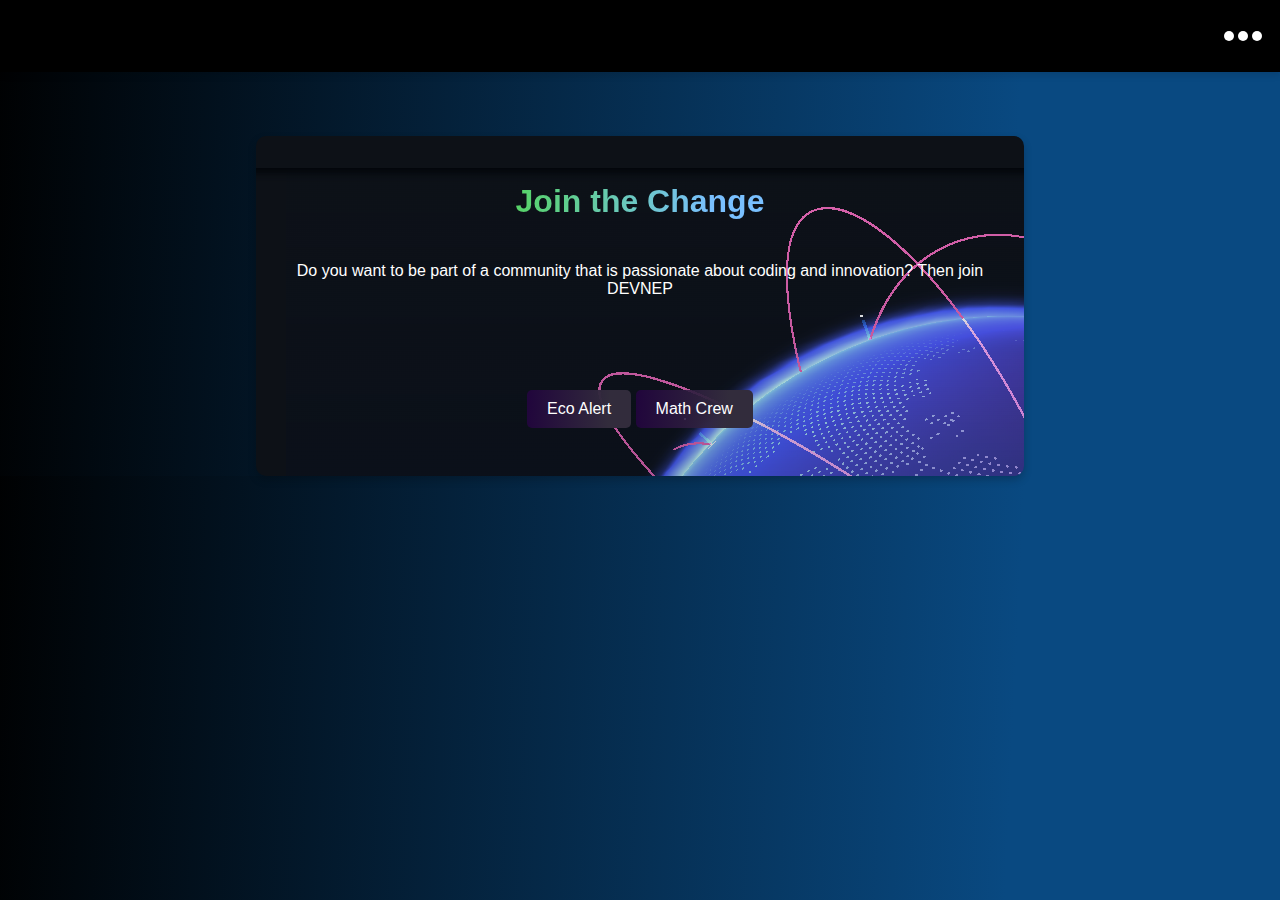
<file: index.html>
<!DOCTYPE html>
<html lang="en">
<head>
    <link rel="apple-touch-icon" sizes="180x180" href="fab/apple-touch-icon.png">
    <link rel="icon" type="image/png" sizes="32x32" href="fab/favicon-32x32.png">
    <link rel="icon" type="image/png" sizes="16x16" href="fab/favicon-16x16.png">
    <link rel="manifest" href="fab/site.webmanifest">
    <meta charset="UTF-8">
    <meta name="viewport" content="width=device-width, initial-scale=1.0">
    <title>DEVNEP - Empowering Developers</title>
    <link rel="stylesheet" href="styles.css">
    <meta name="google-adsense-account" content="ca-pub-8089167336559761">
</head>
<body>
    <!-- Header Section -->
    <header class="menu-container">
        <div class="logo-container">
            <h1 class="logo-text" id="logoText">DEVNEP</h1>
        </div>
        <div class="menu-icon" onclick="toggleMenu()">
            <div class="dot"></div>
            <div class="dot"></div>
            <div class="dot"></div>
        </div>
        <nav class="menu-options" id="menuOptions">
            <a href="Ecoalert.htm">Eco Alert</a>
            <a href="csgang.html">CS gang </a>
            <a href="mathcrew.html">Math Crew</a>
            <a href="index.html">Home</a>
        </nav>
    </header>

    <!-- Popup Section -->
    <section class="popup-container">
        <div class="popup-content">
            <div class="content-container">
                <h2 class="animated-text">Join the Change<span></span></h2>
                <p>Do you want to be part of a community that is passionate about coding and innovation? Then join DEVNEP</p>
                <h1 class="cool-animation">Be part of something amazing!</h1>
            </div>
            <div class="buttons-container">
                <button class="animated-button"><a href="Ecoalert.htm">Eco Alert</a></button>
                <button class="animated-button"><a href="mathcrew.html">Math Crew</a></button>
            </div>
        </div>
    </section>

    <!-- Scripts -->
    <script async src="https://pagead2.googlesyndication.com/pagead/js/adsbygoogle.js?client=ca-pub-8089167336559761" crossorigin="anonymous"></script>
    <script>
        (adsbygoogle = window.adsbygoogle || []).push({});
    </script>
    <script src="script.js"></script>
</body>
</html>
</file>
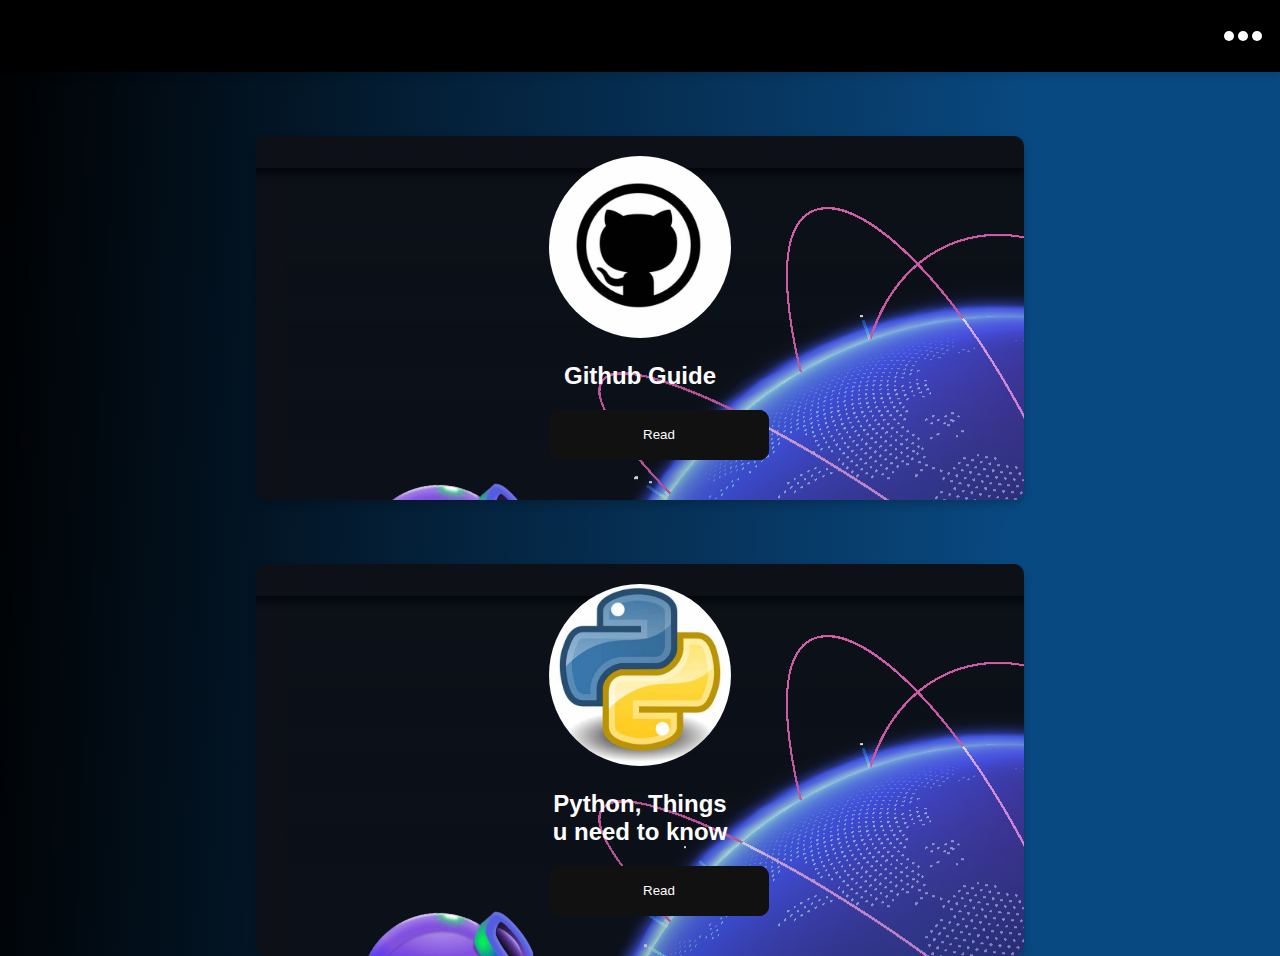
<file: articles.htm>
<!DOCTYPE html>
<html>
<head>
    <link rel="apple-touch-icon" sizes="180x180" href="fab/apple-touch-icon.png">
    <link rel="icon" type="image/png" sizes="32x32" href="fab/favicon-32x32.png">
    <link rel="icon" type="image/png" sizes="16x16" href="fab/favicon-16x16.png">
    <link rel="manifest" href="fab/site.webmanifest">
    <title>Article Viewing Page</title>
    <link rel="stylesheet" type="text/css" href="styles.css">
    <link rel="stylesheet" type="text/css" href="buttons.css">
    <style>

        .article-container {
            display: flex;
            flex-wrap: wrap;
            justify-content: space-around;
            margin-top: 5%;
             background-color: #000000;
            color: #fff;
            padding: 20px;
             border-radius: 10px;
             box-shadow: 0 4px 8px rgba(0, 0, 0, 0.2);
            animation: popupAnimation 1s ease-in-out;
            margin-left: 20%;
            margin-right: 20%;
            background-image: url(bg.png);
        }

        .article-box {
            width: calc(100% / 4); /* 4 boxes per row */
            margin-bottom: 20px;
            text-align: center;
        }

        .article-box img {
            width: 100%;
            height: auto;
        }

        /* Adjusts the box size for smaller screens */
        @media only screen and (max-width: 768px) {
            .article-box {
                width: 50%; /* 2 boxes per row */
            }
        }
    </style>
</head>
<script>
    function toggleMenu() {
    var menuOptions = document.getElementById("menuOptions");
    menuOptions.style.display = (menuOptions.style.display === 'block') ? 'none' : 'block';
}
</script>
<body>
       <!-- Header Section -->
       <header class="menu-container">
        <div class="logo-container">
            <h1 class="logo-text" id="logoText">DEVNEP</h1>
        </div>
        <div class="menu-icon" onclick="toggleMenu()">
            <div class="dot"></div>
            <div class="dot"></div>
            <div class="dot"></div>
        </div>
        <nav class="menu-options" id="menuOptions">
            <a href="Ecoalert.htm">Eco Alert</a>
            <a href="csgang.html">CS gang </a>
            <a href="mathcrew.html">Math Crew</a>
            <a href="index.html">Home</a>
        </nav>
    </header>

    <div class="article-container">
        <!-- Repeat this block for each article -->
        <div class="article-box">
            <img src="github.png" style="border-radius: 50%;" alt="Article Image">
            <h2>Github Guide</h2>
            <a href="githubguide.htm">
                <button class="glow-on-hover" type="button">Read</button>
            </a>
                    </div>
                    </div>
     <div class="article-container">
        <!-- Repeat this block for each article -->
        <div class="article-box">
            <img src="Python.jpg" style="border-radius: 50%;" alt="Article Image">
            <h2>Python, Things u need to know</h2>
            <a href="pyguide.htm">
                <button class="glow-on-hover" type="button">Read</button>
            </a>
                    </div>
                    </div>                

                    
    
    
</body>
</html>
</file>
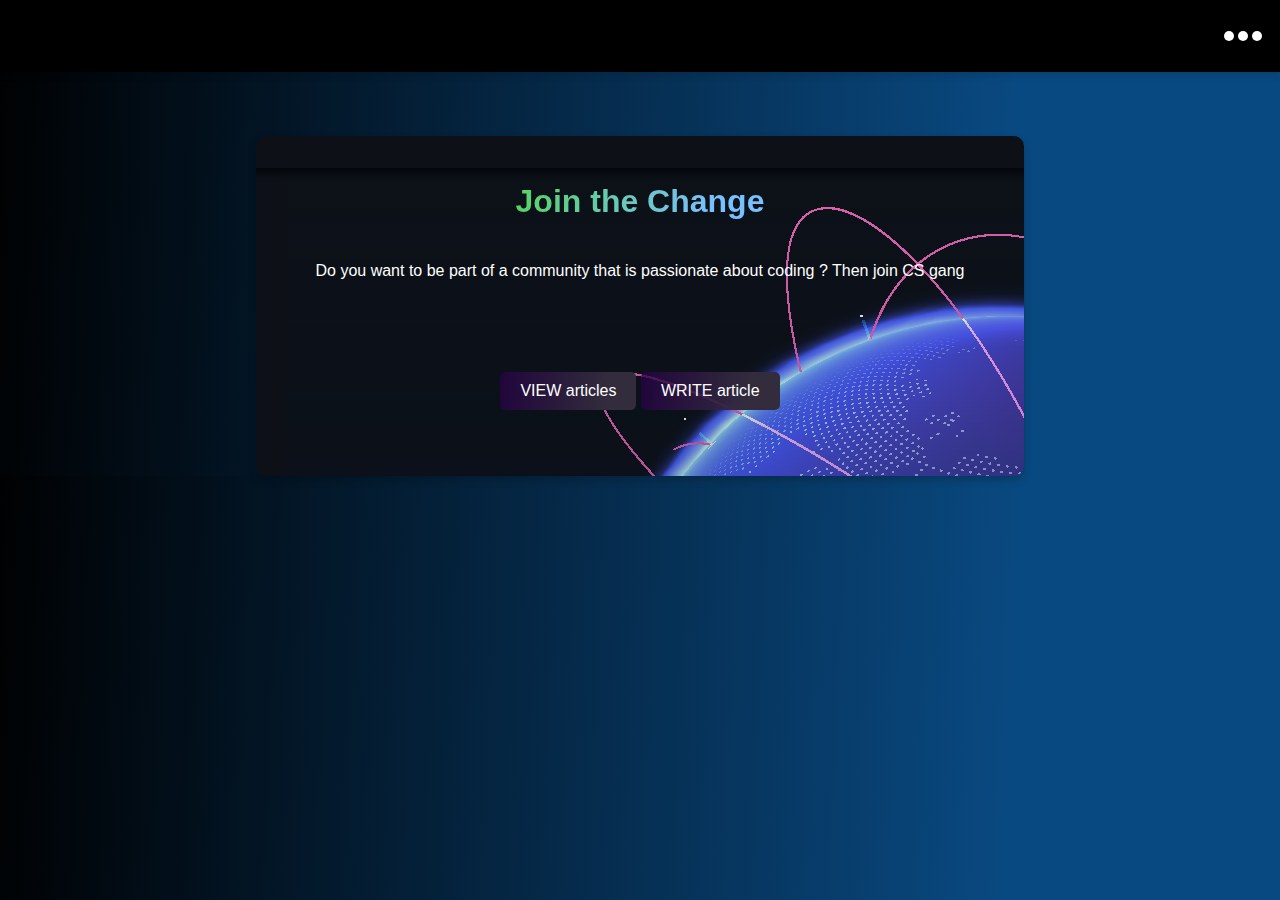
<file: csgang.html>
<!DOCTYPE html>
<html lang="en">
<head>

    <link rel="apple-touch-icon" sizes="180x180" href="fab/apple-touch-icon.png">
    <link rel="icon" type="image/png" sizes="32x32" href="fab/favicon-32x32.png">
    <link rel="icon" type="image/png" sizes="16x16" href="fab/favicon-16x16.png">
    <link rel="manifest" href="fab/site.webmanifest">
    <meta charset="UTF-8">
    <meta name="viewport" content="width=device-width, initial-scale=1.0">
    <title>CS gang for OG computer science student</title>
    <link rel="stylesheet" href="styles.css">
    <meta name="google-adsense-account" content="ca-pub-8089167336559761">
</head>
<body>
    <!-- Header Section -->
    <header class="menu-container">
        <div class="logo-container">
            <h1 class="logo-text" id="logoText">DEVNEP</h1>
        </div>
        <div class="menu-icon" onclick="toggleMenu()">
            <div class="dot"></div>
            <div class="dot"></div>
            <div class="dot"></div>
        </div>
        <nav class="menu-options" id="menuOptions">
            <a href="Ecoalert.htm">Eco Alert</a>
            <a href="#features">CS gang </a>
            <a href="mathcrew.html">Math Crew</a>
            <a href="index.html">Home</a>
        </nav>
    </header>

    <!-- Popup Section -->
    <section class="popup-container">
        <div class="popup-content">
            <div class="content-container">
                <h2 class="animated-text">Join the Change<span></span></h2>
                <p>Do you want to be part of a community that is passionate about coding ? Then join CS gang</p>
                <h1 class="cool-animation">Be part of something amazing!</h1>
            </div>
            <div class="buttons-container">
               
                <button class="animated-button"><a href="articles.htm">VIEW articles </article></a></button>
                <button class="animated-button"><a href="sub.htm">WRITE article  </article></a></button>

            </div>
        </div>
    </section>

    <!-- Scripts -->
    <script async src="https://pagead2.googlesyndication.com/pagead/js/adsbygoogle.js?client=ca-pub-8089167336559761" crossorigin="anonymous"></script>
    <script>
        (adsbygoogle = window.adsbygoogle || []).push({});
    </script>
    <script src="script.js"></script>
</body>
</html>
</file>
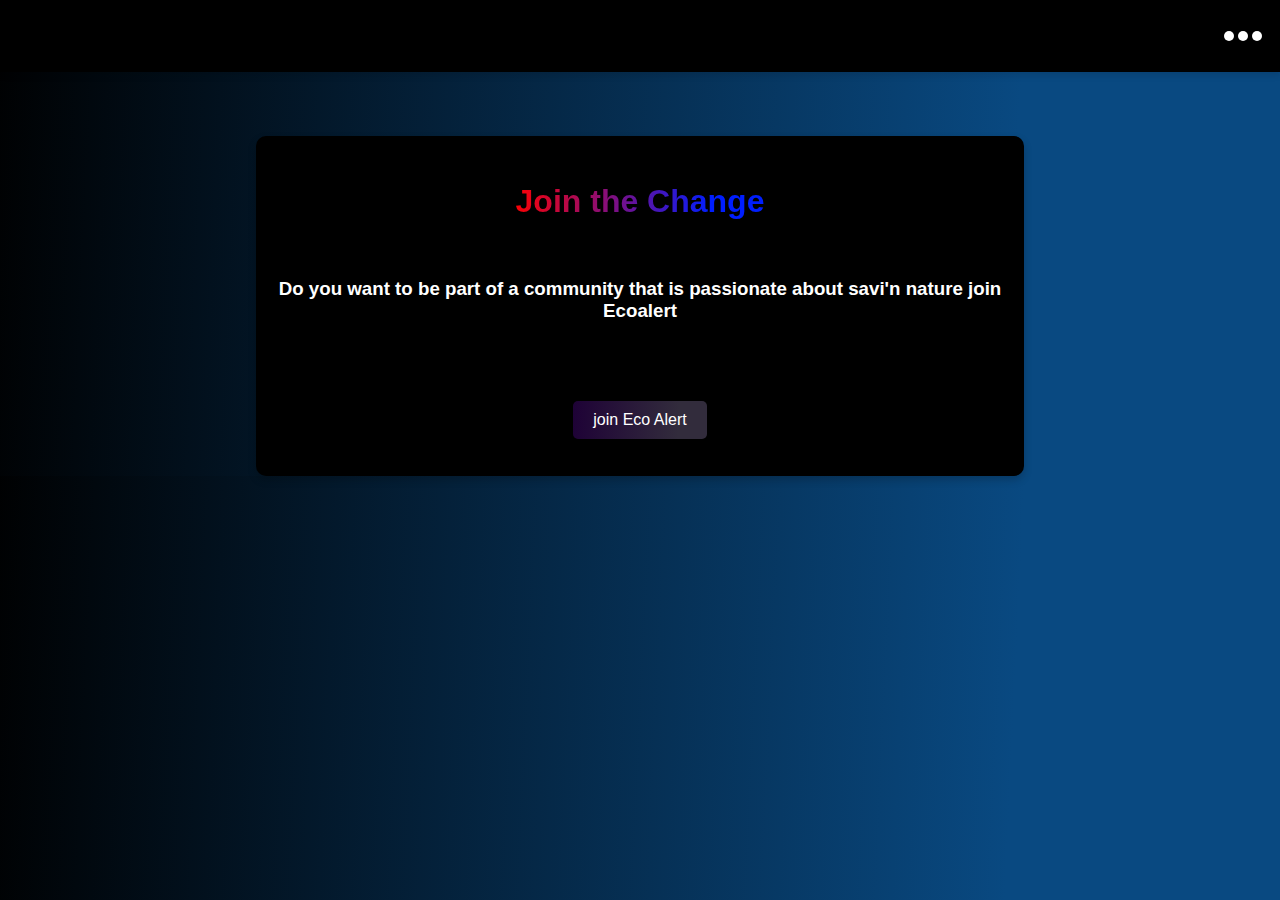
<file: Ecoalert.htm>
<!DOCTYPE html>
<html lang="en">
<head>
    <link rel="apple-touch-icon" sizes="180x180" href="fab/apple-touch-icon.png">
    <link rel="icon" type="image/png" sizes="32x32" href="fab/favicon-32x32.png">
    <link rel="icon" type="image/png" sizes="16x16" href="fab/favicon-16x16.png">
    <link rel="manifest" href="fab/site.webmanifest">
    <meta charset="UTF-8">
    <meta name="viewport" content="width=device-width, initial-scale=1.0">
    <title>DEVNEP - Empowering Developers</title>
    <link rel="stylesheet" href="styles.css">
    <meta name="google-adsense-account" content="ca-pub-8089167336559761">
</head>
<style>
    /* CSS for larger screens */
.animated-text-eco, .cool-animation-eco, .cool-animation {
    font-size: 2em;
}

/* CSS for screens smaller than 600px */
@media (max-width: 600px) {
    .animated-text-eco, .cool-animation-eco, .cool-animation {
        font-size: 1em;
    }
}
</style>
<body>
    <!-- Header Section -->
    <header class="menu-container">
        <div class="logo-container">
            <h1 class="logo-text" id="logoText">DEVNEP</h1>
        </div>
        <div class="menu-icon" onclick="toggleMenu()">
            <div class="dot"></div>
            <div class="dot"></div>
            <div class="dot"></div>
        </div>
        <nav class="menu-options" id="menuOptions">
            <a href="Ecoalert.htm">Eco Alert</a>
            <a href="csgang.html">CS gang </a>
            <a href="mathcrew.html">Math Crew</a>
            <a href="index.html">Home</a>
        </nav>
    </header>

    <!-- Popup Section -->
    <section class="popup-container-eco">
        <div class="popup-content">
            <div class="content-container">
                <h2 class="animated-text-eco">Join the Change<span></span></h2>
                <p class="cool-animation-eco"><h3>Do you want to be part of a community that is passionate about savi'n nature join Ecoalert</h3></p>
                <h1 class="cool-animation">Save Pokhara</h1>
            </div>
            <div class="buttons-container">
                <button class="animated-button"><a href="https://www.facebook.com/groups/ecoalerrt"> join Eco Alert</a></button>
            </div>
        </div>
    </section>
    
    <!-- Scripts -->
    <script async src="https://pagead2.googlesyndication.com/pagead/js/adsbygoogle.js?client=ca-pub-8089167336559761" crossorigin="anonymous"></script>
    <script>
        (adsbygoogle = window.adsbygoogle || []).push({});
    </script>
    <script src="script.js"></script>
</body>
</html>
</file>
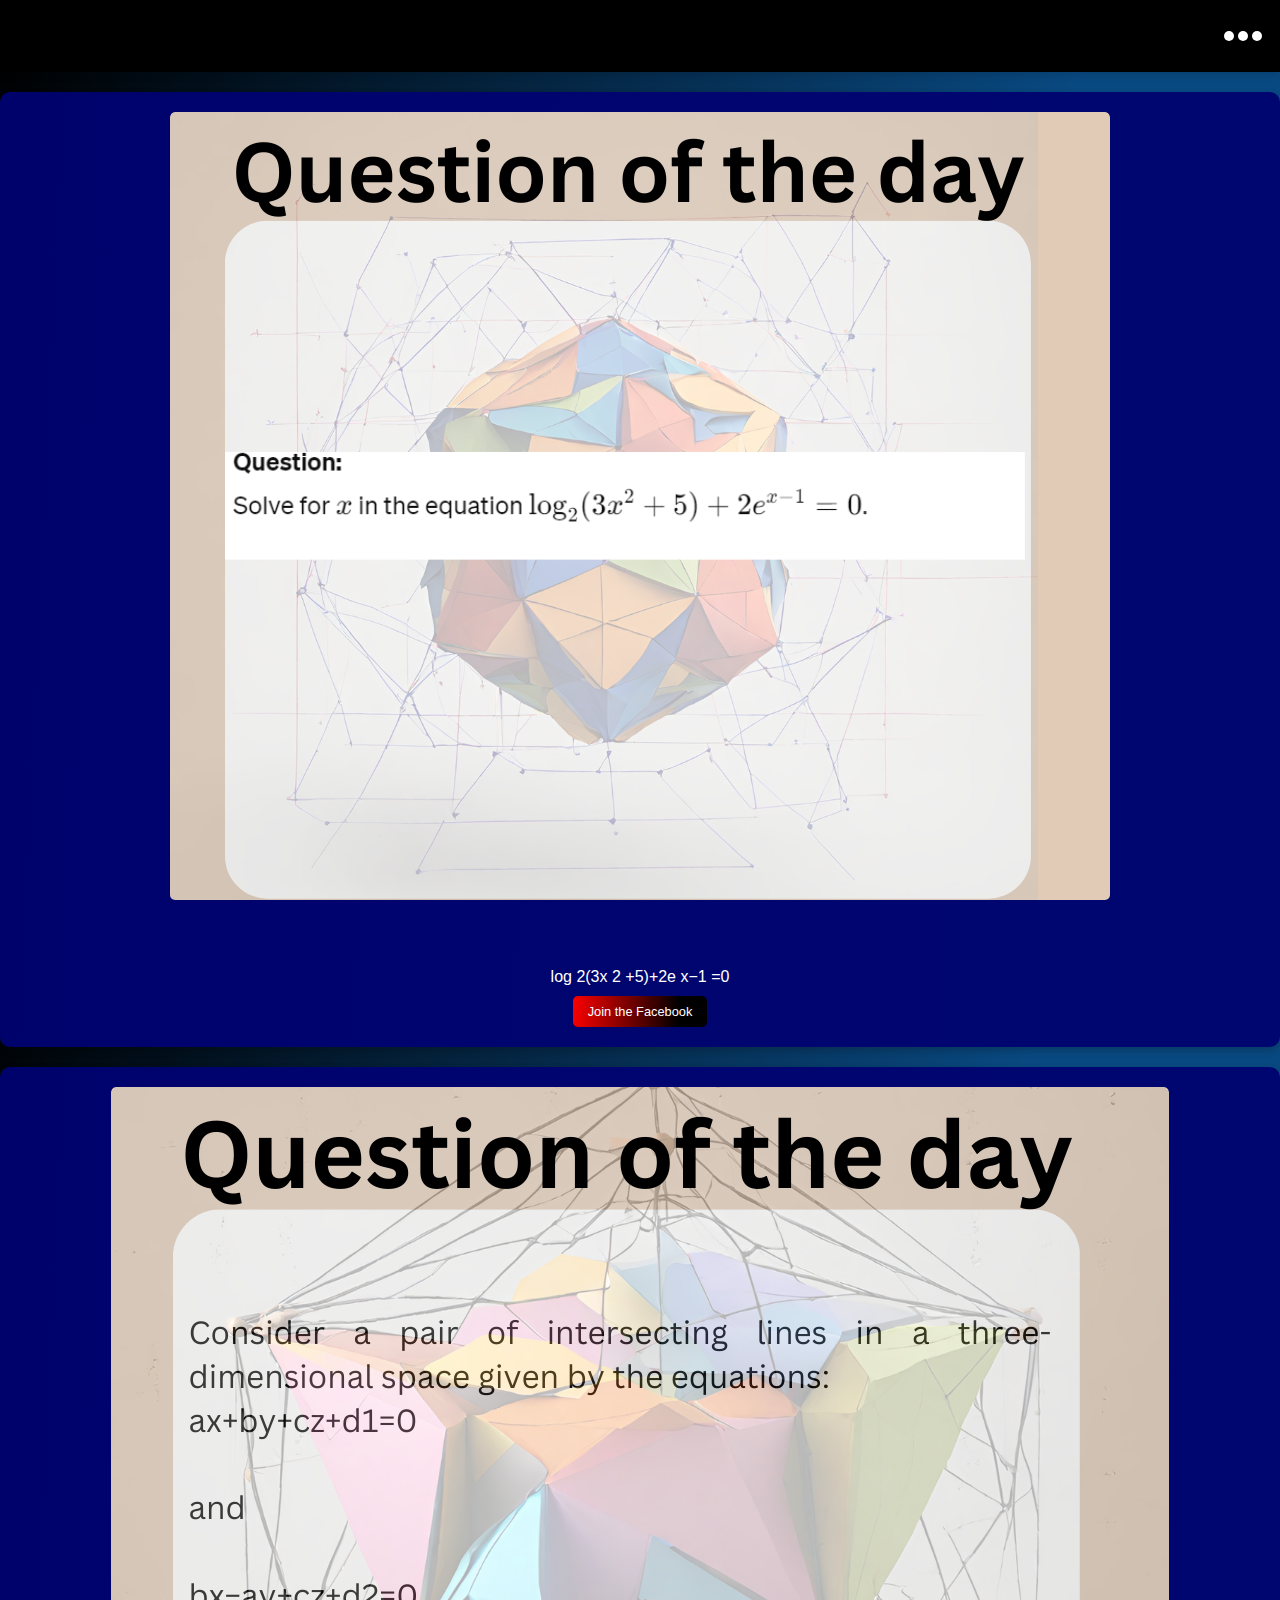
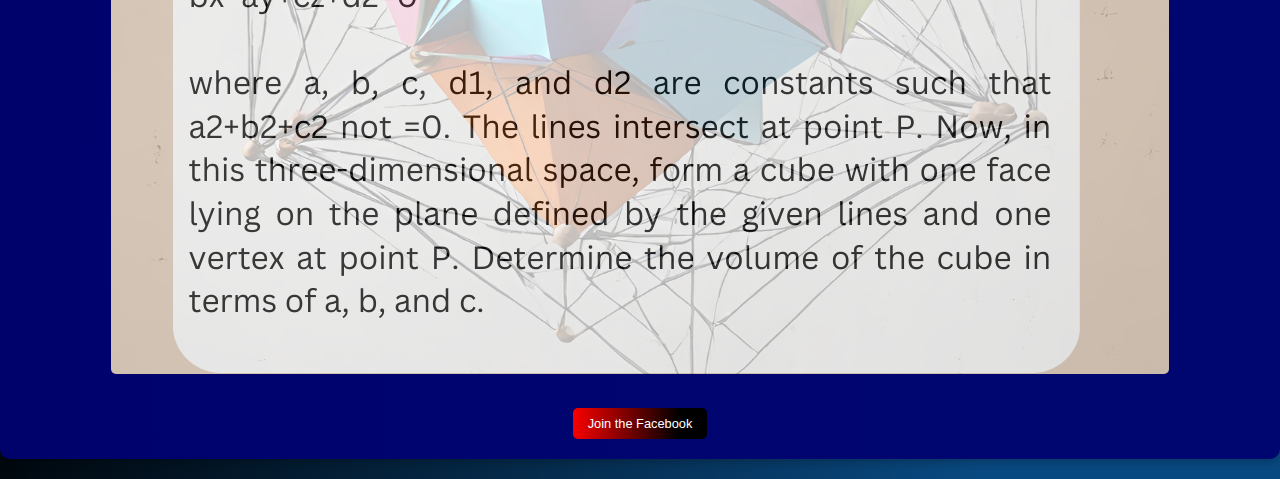
<file: mathcrew.html>
<!DOCTYPE html>
<html lang="en">
<head>
    <link rel="apple-touch-icon" sizes="180x180" href="fab/apple-touch-icon.png">
    <link rel="icon" type="image/png" sizes="32x32" href="fab/favicon-32x32.png">
    <link rel="icon" type="image/png" sizes="16x16" href="fab/favicon-16x16.png">
    <link rel="manifest" href="fab/site.webmanifest">
    <meta charset="UTF-8">
    <meta name="viewport" content="width=device-width, initial-scale=1.0">
    <title>DEVNEP - Empowering Developers</title>
    <link rel="stylesheet" href="styles.css">
    <link rel="stylesheet" href="mathscrew.css">
    <meta name="google-adsense-account" content="ca-pub-8089167336559761">

</head>
<script async src="https://pagead2.googlesyndication.com/pagead/js/adsbygoogle.js?client=ca-pub-8089167336559761"
     crossorigin="anonymous"></script>
<body>

<header class="menu-container">
    <div class="logo-container">
        <h1 class="logo-text" id="logoText">DEVNEP</h1>
    </div>
    <div class="menu-icon" onclick="toggleMenu()">
        <div class="dot"></div>
        <div class="dot"></div>
        <div class="dot"></div>
    </div>
    <nav class="menu-options" id="menuOptions">
        <a href="#">Eco Alert</a>
        <a href="csgang.html">CS gang </a>
        <a href="mathcrew.html">Math Crew</a>
        <a href="index.html">Home</a>

    </nav>
</header>
<div class="main-container">
    <div class="image-container">
        <img src="Beige Simple Black Friday Question Instagram Post (2).png" alt="Math Challenge" class="challenge-image">
    </div>
    
    <div class="timer-container">
        <p id="timer"></p>
    </div>
    log 
    2
    ​
     (3x 
    2
     +5)+2e 
    x−1
     =0<div class="button-container">
    <button class="join-button" ><a href="https://www.facebook.com/groups/247888564927330">Join the Facebook</a></button>

</div>

</div>
<div class="main-container">
    <div class="image-container">
        <img src="Beige Simple Black Friday Question Instagram Post (1).png" alt="Math Challenge" class="challenge-image">
    </div>
    
    
    <!-- Inside .main-container -->
<div class="button-container">
    <button class="join-button" ><a href="https://www.facebook.com/groups/247888564927330">Join the Facebook</a></button>

</div>

</div>

    


<script src="script.js"></script>
<script async src="https://pagead2.googlesyndication.com/pagead/js/adsbygoogle.js?client=ca-pub-8089167336559761"
     crossorigin="anonymous"></script>
<ins class="adsbygoogle"
     style="display:block"
     data-ad-format="autorelaxed"
     data-ad-client="ca-pub-8089167336559761"
     data-ad-slot="3359921196"></ins>
<script>
     (adsbygoogle = window.adsbygoogle || []).push({});
</script>
<script src="script.js"></script>
</body>
</html>
</file>
<file: styles.css>
body {
    font-family: 'Arial', sans-serif;
    margin: 0;
    padding: 0;
    box-sizing: border-box;
    background: linear-gradient(92.7deg,#000000 -1.37%,#094981 78.71%);
    color: #333;
}
.logo-text{
    background: linear-gradient(92.7deg,#56d364 -1.37%,#79c0ff 78.71%);
    -webkit-background-clip: text;
    background-clip: text;
    -webkit-text-fill-color: transparent;

}
a {
    text-decoration: none; /* Removes the underline */
    color: inherit; /* Makes the link color the same as the surrounding text */
}

a:hover, a:focus {
    color: inherit; /* Keeps the link color the same when hovered or focused */
}
.menu-container {
    display: flex;
    justify-content: space-between;
    align-items: center;
    background-color: #000000;
    padding: 1em;
    box-shadow: 0 4px 6px rgba(0, 0, 0, 0.1);
}
header{
    height: 40px;
}
.logo-container {
    display: flex;
    align-items: center;
}

#logo {
    border-radius: 50%;
}

.logo-text {
    margin: 0;
    font-size: 1.5em;
    color: #fff;
    margin-left: 10px;
    opacity: 0;
    animation: fadeIn 1s ease-in-out forwards;
}

@keyframes fadeIn {
    from {
        opacity: 0;
    }
    to {
        opacity: 1;
    }
}

.menu-icon {
    cursor: pointer;
    display: flex;
    align-items: center;
}

.dot {
    width: 10px;
    height: 10px;
    background-color: #fff;
    border-radius: 50%;
    margin: 2px;
}

.menu-options {
    display: none;
    position: absolute;
    top: 60px;
    right: 10px;
    background-color: #000000;
    border: 1px solid #fff;
    flex-direction: column;
    align-items: flex-end;
    box-shadow: 0 4px 6px rgba(0, 0, 0, 0.1);
}

.menu-options a {
    color: #fff;
    text-decoration: none;
    display: block;
    padding: 10px;
    transition: background-color 0.3s ease-in-out;
}

.menu-options a:hover {
    background-color: #2980b9;
}
.popup-container {
    margin-top: 5%;
    background-color: #000000;
    color: #fff;
    padding: 20px;
    border-radius: 10px;
    box-shadow: 0 4px 8px rgba(0, 0, 0, 0.2);
    animation: popupAnimation 1s ease-in-out;
    margin-left: 20%;
    margin-right: 20%;
    height: 300px;
    background-image: url(bg.png);
  

}
.popup-container-eco {
    margin-top: 5%;
    background-color: #000000;
    color: #fff;
    padding: 20px;
    border-radius: 10px;
    box-shadow: 0 4px 8px rgba(0, 0, 0, 0.2);
    animation: popupAnimation 1s ease-in-out;
    margin-left: 20%;
    margin-right: 20%;
    height: 300px;
  

}


.popup-content {
    text-align: center;
}

@keyframes popupAnimation {
    from {
        opacity: 0;
        transform: translateY(50px);
    }
    to {
        opacity: 1;
        transform: translateY(0);
    }
}
.content-container {
    text-align: center;
}

.animated-text {
    font-size: 2em;
    color: #ffffff;
    display: inline-block;
    color: #79c0ff;
    background: linear-gradient(92.7deg,#56d364 -1.37%,#79c0ff 78.71%);
    -webkit-background-clip: text;
    background-clip: text;
    -webkit-text-fill-color: transparent;
}

.animated-text-eco {
    font-size: 2em;
    color: #ffffff;
    display: inline-block;
    color: #79c0ff;
    background: linear-gradient(92.7deg,rgb(255, 0, 0) -1.37%,#001eff 78.71%);
    -webkit-background-clip: text;
    background-clip: text;
    -webkit-text-fill-color: transparent;
}
.animated-text span {
    display: inline-block;
    animation: pulse 1s infinite;
}

@keyframes pulse {
    0%, 100% {
        transform: scale(1);
    }
    50% {
        transform: scale(1.2);
    }
}

.cool-animation {
    font-size: 2.5em;
    color: #ffffff;
    margin-top: 20px;
    opacity: 0;
    animation: slideInUp 1s ease-in-out forwards 0.5s;
    background: linear-gradient(92.7deg,#5c56d3 -1.37%,#ff3c00 78.71%);

    -webkit-background-clip: text;
    background-clip: text;
    -webkit-text-fill-color: transparent;
}

.cool-animation-eco {
    font-size: 0.5em;
    color: #ffffff;
    margin-top: 20px;
    opacity: 0;
    animation: slideInUp 1s ease-in-out forwards 0.5s;
    background: green;
    -webkit-background-clip: text;
    background-clip: text;
    -webkit-text-fill-color: transparent;
}
@keyframes slideInUp {
    from {
        opacity: 0;
        transform: translateY(50px);
    }
    to {
        opacity: 1;
        transform: translateY(0);
    }
}
.animated-button {
    padding: 10px 20px;
    font-size: 1em;
    background: linear-gradient(92.7deg,#270147c2 -1.37%,#322c3c 78.71%);
    color: #ffffff;
    border: none;
    border-radius: 5px;
    cursor: pointer;
    transition: background-color 0.3s ease-in-out;
}


.animated-button:hover {
    background-color: #219653;
}
@media only screen and (max-width: 768px) {
    .menu-container {
        flex-direction: column;
        align-items: flex-start;
    }

    .logo-container {
        margin-bottom: 10px;
    }

    .menu-icon {
        margin-top: 10px;
    }

    .menu-options {
        top: 40px;
        right: 0;
        width: 100%;
        align-items: center;
        text-align: center;
    }

    .menu-options a {
        padding: 10px;
        width: 100%;
        box-sizing: border-box;
    }

    .popup-container {
        margin: 5% auto;
        margin-left: 10%;
        margin-right: 10%;
        height: auto;
    }
}
/* Additional styling for the button */
.button-container {
    margin-top: 10px; /* Adjusted margin for better spacing */
}

.join-button {
    padding: 8px 15px;
    font-size: 0.8em;
    background: linear-gradient(92.7deg,#ff0000 -1.37%,#000000 78.71%);
    color: #fff;
    border: none;
    border-radius: 5px;
    cursor: pointer;
    transition: background-color 0.3s ease-in-out;
}

.join-button:hover {
    background-color: #219653;
}
</file>
<file: buttons.css>
.glow-on-hover {
    width: 220px;
    height: 50px;
    border: none;
    outline: none;
    color: #fff;
    background: #111;
    cursor: pointer;
    position: relative;
    z-index: 0;
    border-radius: 10px;
}

.glow-on-hover:before {
    content: '';
    background: linear-gradient(45deg, #ff0000, #ff7300, #fffb00, #48ff00, #00ffd5, #002bff, #7a00ff, #ff00c8, #ff0000);
    position: absolute;
    top: -2px;
    left:-2px;
    background-size: 400%;
    z-index: -1;
    filter: blur(5px);
    width: calc(100% + 4px);
    height: calc(100% + 4px);
    animation: glowing 20s linear infinite;
    opacity: 0;
    transition: opacity .3s ease-in-out;
    border-radius: 10px;
}

.glow-on-hover:active {
    color: #000
}

.glow-on-hover:active:after {
    background: transparent;
}

.glow-on-hover:hover:before {
    opacity: 1;
}

.glow-on-hover:after {
    z-index: -1;
    content: '';
    position: absolute;
    width: 100%;
    height: 100%;
    background: #111;
    left: 0;
    top: 0;
    border-radius: 10px;
}
@keyframes glowing {
    0% { background-position: 0 0; }
    50% { background-position: 400% 0; }
    100% { background-position: 0 0; }
}
</file>
<file: mathscrew.css>
.main-container {

    background: linear-gradient(92.7deg,#00026c -1.37%,#000670 78.71%);
    color: #fff;
    padding: 20px;
    border-radius: 10px;
    box-shadow: 0 4px 8px rgba(0, 0, 0, 0.2);
    display: flex;
    flex-direction: column;
    align-items: center;
    margin: 20px auto; /* Centers the main container horizontally and adds vertical space */
    
}

.image-container {
    border-radius: 5px;
    overflow: hidden;
    margin-bottom: 20px;
}

.challenge-image {
    width: 100%;
    border-radius: 5px;
}

.question-container {
    text-align: center;
    margin-bottom: 20px;
}

.timer-container {
    font-size: 1.5em;
    margin-bottom: 20px; /* Adds space below the timer container */
}

/* Additional styling for responsiveness */
@media only screen and (max-width: 768px) {
    .main-container {
        width: 80%;
        padding: 15px;
        margin: 10px auto; /* Adjusts the space around the main container on smaller screens */
    }

    .image-container,
    .question-container {
        margin-bottom: 10px; /* Reduced margin for better spacing on smaller screens */
    }

    .timer-container {
        font-size: 1.2em; /* Slightly smaller font size on smaller screens */
        margin-bottom: 10px; /* Adjusts the space below the timer container on smaller screens */
    }
}
</file>
